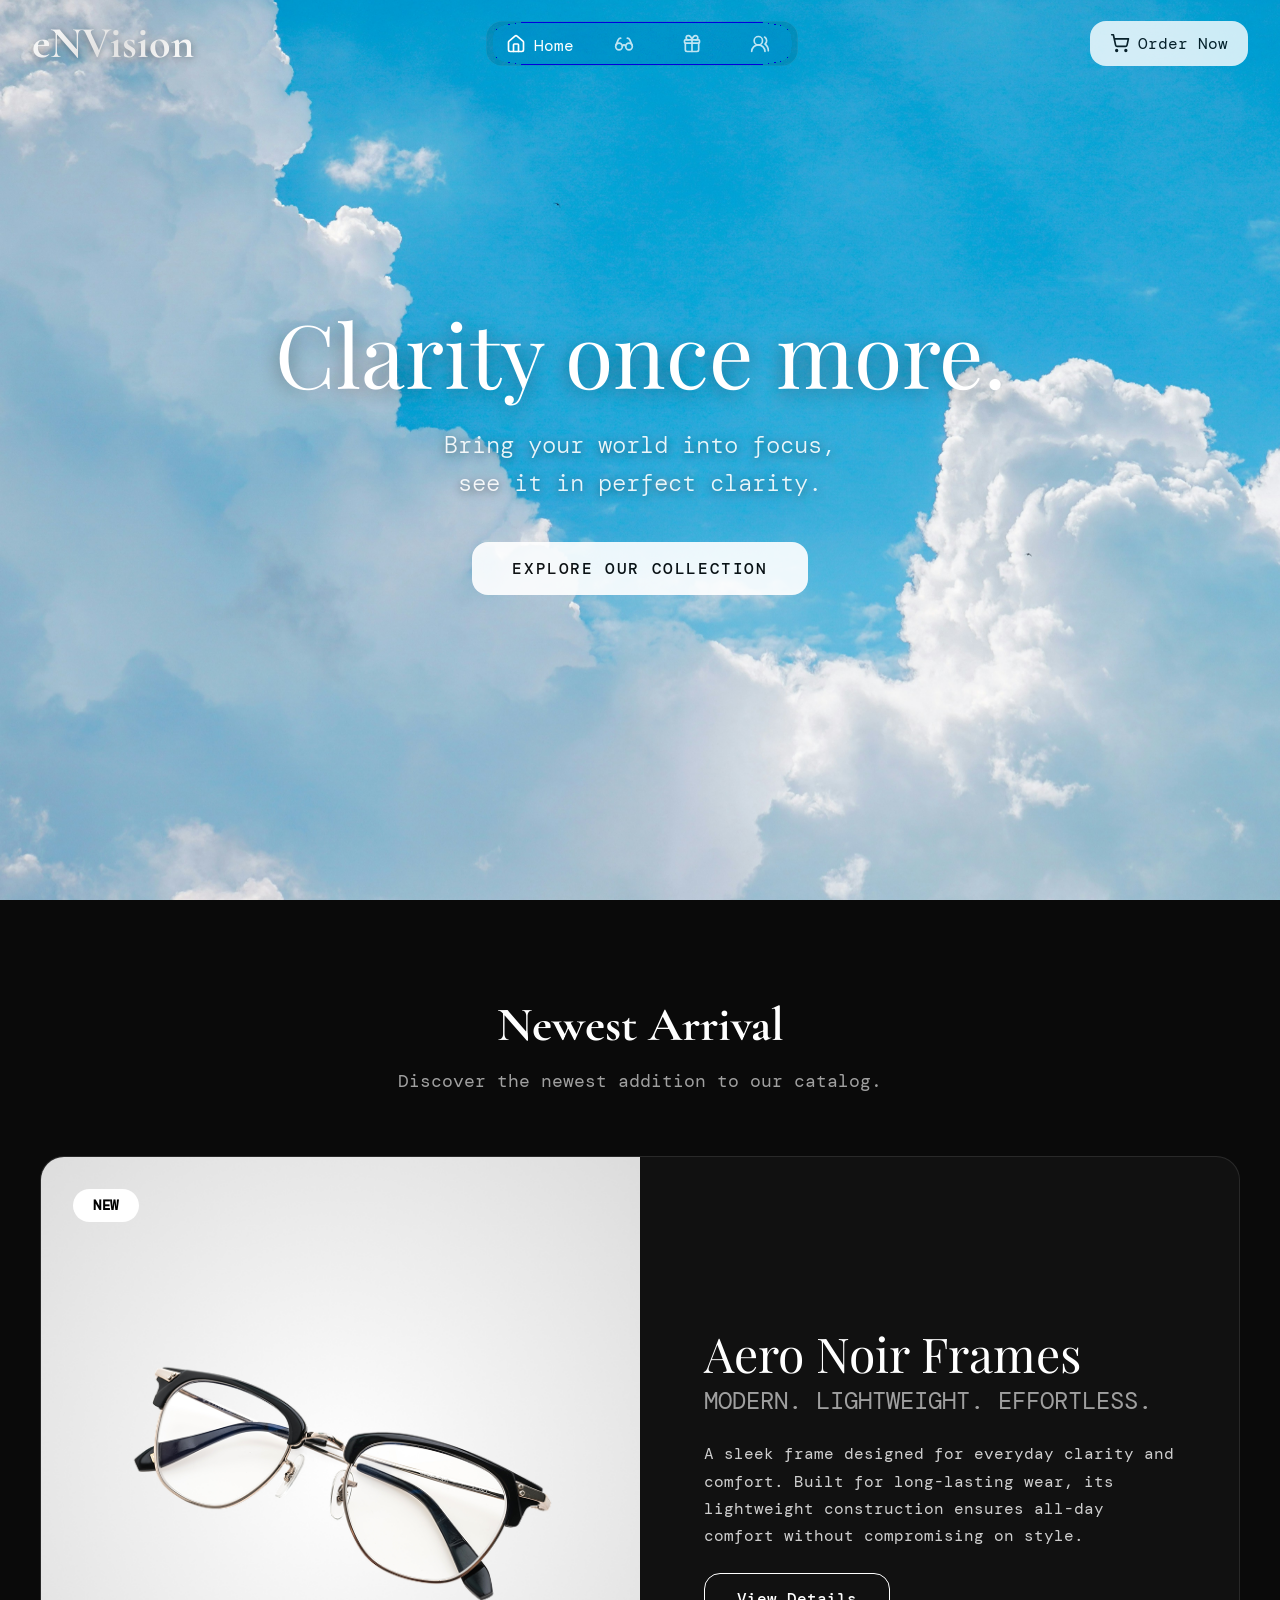
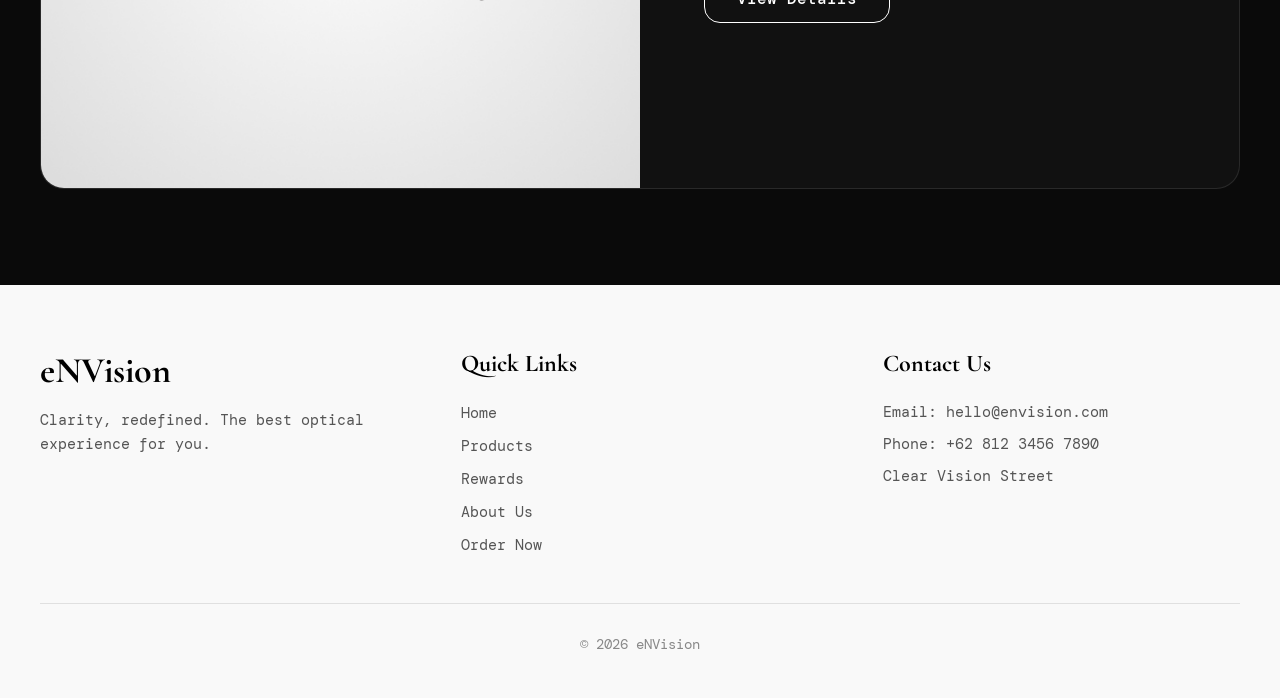
<file: index.html>
<!doctype html>
<html lang="en">
    <head>
        <meta charset="UTF-8" />
        <meta name="viewport" content="width=device-width, initial-scale=1.0" />
        <link rel="preconnect" href="https://fonts.googleapis.com" />
        <link rel="preconnect" href="https://fonts.gstatic.com" crossorigin />
        <link
            href="https://fonts.googleapis.com/css2?family=Cormorant+Garamond:ital,wght@0,300..700;1,300..700&family=DM+Mono:ital,wght@0,300;0,400;0,500;1,300;1,400;1,500&family=Playfair+Display:ital,wght@0,500;1,500&display=swap"
            rel="stylesheet"
        />
        <link rel="stylesheet" href="css/style.css" />
        <script src="js/liquidGlass.js" defer></script>
        <title>eNVision</title>
    </head>
    <body>
        <header class="site-header">
            <div class="brand-logo-container">
                <span class="brand-logo">eNVision</span>
            </div>
            <nav class="nav-container desktop liquid-glass blur">
                <div class="nav-content">
                    <ul class="nav-links">
                        <li>
                            <a
                                class="nav-item"
                                href="index.html"
                                aria-current="page"
                            >
                                <img
                                    src="assets/icons/house.svg"
                                    alt="home logo"
                                    width="20"
                                    height="20"
                                />
                                <span class="nav-label">Home</span>
                            </a>
                        </li>
                        <li>
                            <a class="nav-item" href="pages/products.html">
                                <img
                                    src="assets/icons/glasses.svg"
                                    alt="product logo"
                                    width="20"
                                    height="20"
                                />
                                <span class="nav-label">Products</span>
                            </a>
                        </li>
                        <li>
                            <a class="nav-item" href="pages/rewards.html">
                                <img
                                    src="assets/icons/gift.svg"
                                    alt="reward logo"
                                    width="20"
                                    height="20"
                                />
                                <span class="nav-label">Rewards</span>
                            </a>
                        </li>
                        <li>
                            <a class="nav-item" href="pages/about-us.html">
                                <img
                                    src="assets/icons/users-round.svg"
                                    alt="about logo"
                                    width="20"
                                    height="20"
                                />
                                <span class="nav-label">About Us</span>
                            </a>
                        </li>
                    </ul>
                </div>
            </nav>
            <nav class="nav-container mobile liquid-glass blur">
                <div class="nav-content">
                    <ul class="nav-links">
                        <li>
                            <a
                                class="nav-item"
                                href="index.html"
                                aria-current="page"
                            >
                                <img
                                    src="assets/icons/house.svg"
                                    alt="home logo"
                                    width="20"
                                    height="20"
                                />
                                <span class="nav-label">Home</span>
                            </a>
                        </li>
                        <li>
                            <a class="nav-item" href="pages/products.html">
                                <img
                                    src="assets/icons/glasses.svg"
                                    alt="product logo"
                                    width="20"
                                    height="20"
                                />
                                <span class="nav-label">Products</span>
                            </a>
                        </li>
                        <li>
                            <a class="nav-item" href="pages/rewards.html">
                                <img
                                    src="assets/icons/gift.svg"
                                    alt="reward logo"
                                    width="20"
                                    height="20"
                                />
                                <span class="nav-label">Rewards</span>
                            </a>
                        </li>
                        <li>
                            <a class="nav-item" href="pages/about-us.html">
                                <img
                                    src="assets/icons/users-round.svg"
                                    alt="about logo"
                                    width="20"
                                    height="20"
                                />
                                <span class="nav-label">About Us</span>
                            </a>
                        </li>
                    </ul>
                </div>
            </nav>
            <div class="cta-container blur">
                <a class="cta" href="pages/order.html">
                    <img
                        src="assets/icons/shopping-cart.svg"
                        alt="home logo"
                        width="20"
                        height="20"
                    />
                    <span class="cta-label">Order Now</span>
                </a>
            </div>
        </header>

        <main class="site-content">
            <section class="hero-section">
                <div class="bg-image"></div>
                <div class="hero-content">
                    <h1 class="hero-title">Clarity once more.</h1>
                    <p class="hero-subtitle">
                        Bring your world into focus,<br />
                        see it in perfect clarity.
                    </p>
                    <a href="pages/products.html" class="hero-btn">
                        Explore Our Collection
                    </a>
                </div>
            </section>

            <section class="latest-product-section">
                <div class="section-container">
                    <div class="section-header">
                        <h2>Newest Arrival</h2>
                        <p>Discover the newest addition to our catalog.</p>
                    </div>

                    <div class="featured-product">
                        <div class="badge">New</div>
                        <img
                            src="/assets/images/glasses-1.png"
                            alt="Aero Noir Frames"
                            class="featured-product-img"
                        />
                        <div class="featured-product-info">
                            <h2 class="featured-product-title">
                                Aero Noir Frames
                            </h2>
                            <h3 class="featured-product-subtitle">
                                Modern. Lightweight. Effortless.
                            </h3>
                            <p class="featured-product-description">
                                A sleek frame designed for everyday clarity and
                                comfort. Built for long-lasting wear, its
                                lightweight construction ensures all-day comfort
                                without compromising on style.
                            </p>
                            <a href="pages/products.html" class="shop-btn">
                                View Details
                            </a>
                        </div>
                    </div>
                </div>
            </section>
        </main>

        <footer class="site-footer">
            <div class="footer-content">
                <div class="footer-brand">
                    <span class="footer-logo">eNVision</span>
                    <p>
                        Clarity, redefined. The best optical experience for you.
                    </p>
                </div>
                <div class="footer-links">
                    <h4>Quick Links</h4>
                    <ul>
                        <li><a href="index.html">Home</a></li>
                        <li><a href="pages/products.html">Products</a></li>
                        <li><a href="pages/rewards.html">Rewards</a></li>
                        <li><a href="pages/about-us.html">About Us</a></li>
                        <li><a href="pages/order.html">Order Now</a></li>
                    </ul>
                </div>
                <div class="footer-contact">
                    <h4>Contact Us</h4>
                    <p>Email: hello@envision.com</p>
                    <p>Phone: +62 812 3456 7890</p>
                    <p>Clear Vision Street</p>
                </div>
            </div>
            <div class="footer-bottom">
                <p>&copy; 2026 eNVision</p>
            </div>
        </footer>
    </body>
</html>
</file>
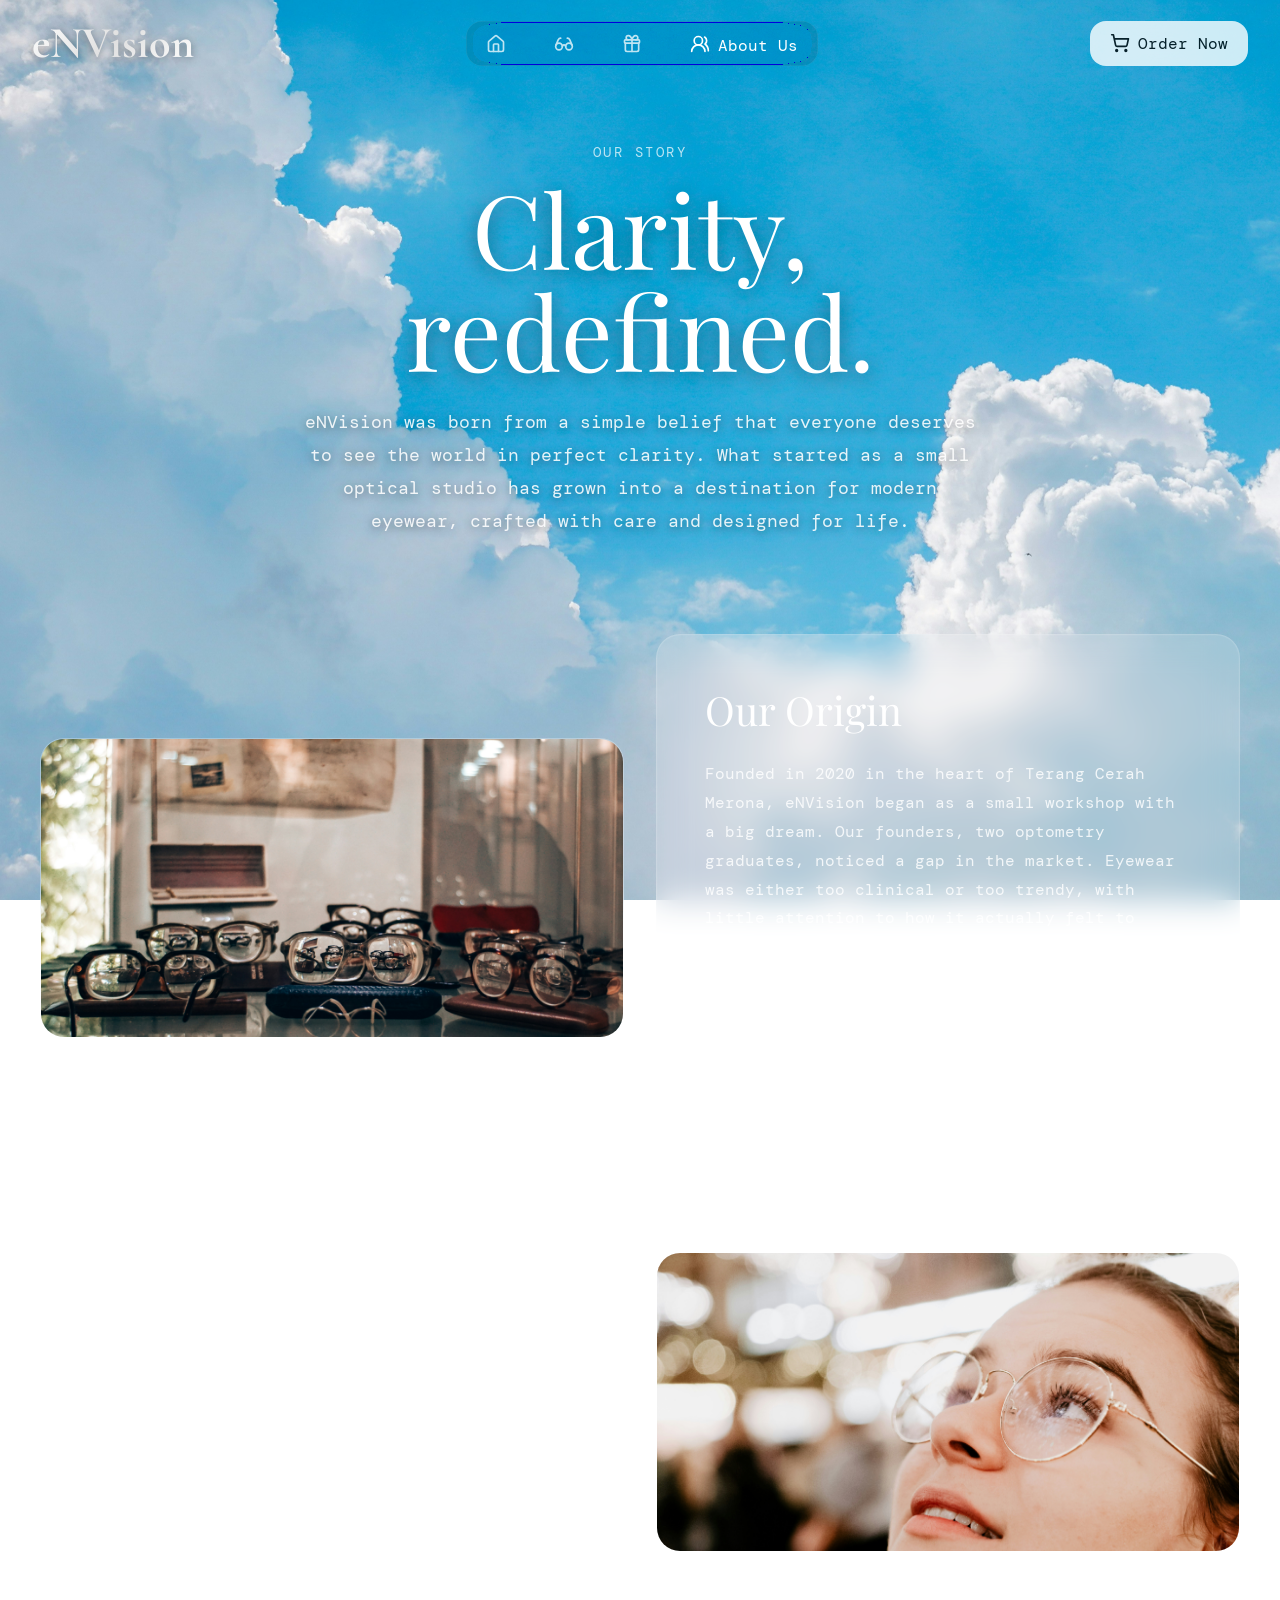
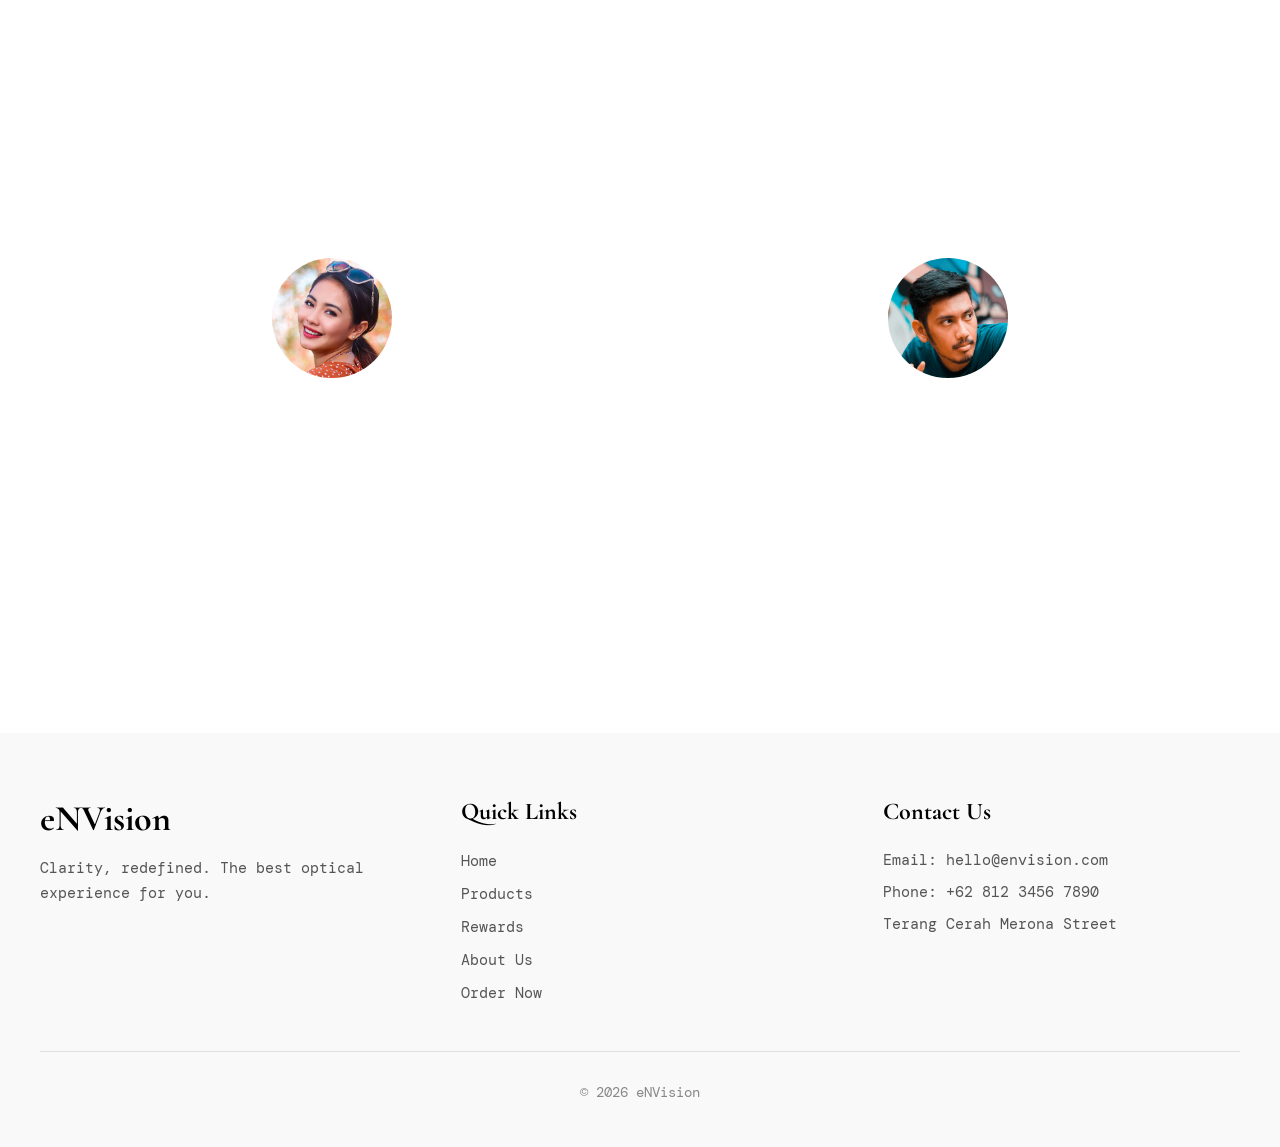
<file: pages/about-us.html>
<!doctype html>
<html lang="en">
    <head>
        <meta charset="UTF-8" />
        <meta name="viewport" content="width=device-width, initial-scale=1.0" />
        <link rel="preconnect" href="https://fonts.googleapis.com" />
        <link rel="preconnect" href="https://fonts.gstatic.com" crossorigin />
        <link
            href="https://fonts.googleapis.com/css2?family=Cormorant+Garamond:ital,wght@0,300..700;1,300..700&family=DM+Mono:ital,wght@0,300;0,400;0,500;1,300;1,400;1,500&family=Playfair+Display:ital,wght@0,500;1,500&display=swap"
            rel="stylesheet"
        />
        <link rel="stylesheet" href="../css/style.css" />
        <script src="../js/liquidGlass.js" defer></script>
        <title>eNVision - About Us</title>
    </head>
    <body>
        <header class="site-header">
            <div class="brand-logo-container">
                <span class="brand-logo">eNVision</span>
            </div>
            <nav class="nav-container desktop liquid-glass blur">
                <div class="nav-content">
                    <ul class="nav-links">
                        <li>
                            <a class="nav-item" href="../index.html">
                                <img
                                    src="../assets/icons/house.svg"
                                    alt="home logo"
                                    width="20"
                                    height="20"
                                />
                                <span class="nav-label">Home</span>
                            </a>
                        </li>
                        <li>
                            <a class="nav-item" href="products.html">
                                <img
                                    src="../assets/icons/glasses.svg"
                                    alt="product logo"
                                    width="20"
                                    height="20"
                                />
                                <span class="nav-label">Products</span>
                            </a>
                        </li>
                        <li>
                            <a class="nav-item" href="rewards.html">
                                <img
                                    src="../assets/icons/gift.svg"
                                    alt="reward logo"
                                    width="20"
                                    height="20"
                                />
                                <span class="nav-label">Rewards</span>
                            </a>
                        </li>
                        <li>
                            <a
                                class="nav-item"
                                href="about-us.html"
                                aria-current="page"
                            >
                                <img
                                    src="../assets/icons/users-round.svg"
                                    alt="about logo"
                                    width="20"
                                    height="20"
                                />
                                <span class="nav-label">About Us</span>
                            </a>
                        </li>
                    </ul>
                </div>
            </nav>
            <nav class="nav-container mobile liquid-glass blur">
                <div class="nav-content">
                    <ul class="nav-links">
                        <li>
                            <a class="nav-item" href="../index.html">
                                <img
                                    src="../assets/icons/house.svg"
                                    alt="home logo"
                                    width="20"
                                    height="20"
                                />
                                <span class="nav-label">Home</span>
                            </a>
                        </li>
                        <li>
                            <a class="nav-item" href="products.html">
                                <img
                                    src="../assets/icons/glasses.svg"
                                    alt="product logo"
                                    width="20"
                                    height="20"
                                />
                                <span class="nav-label">Products</span>
                            </a>
                        </li>
                        <li>
                            <a class="nav-item" href="rewards.html">
                                <img
                                    src="../assets/icons/gift.svg"
                                    alt="reward logo"
                                    width="20"
                                    height="20"
                                />
                                <span class="nav-label">Rewards</span>
                            </a>
                        </li>
                        <li>
                            <a
                                class="nav-item"
                                href="about-us.html"
                                aria-current="page"
                            >
                                <img
                                    src="../assets/icons/users-round.svg"
                                    alt="about logo"
                                    width="20"
                                    height="20"
                                />
                                <span class="nav-label">About Us</span>
                            </a>
                        </li>
                    </ul>
                </div>
            </nav>
            <div class="cta-container blur">
                <a class="cta" href="order.html">
                    <img
                        src="../assets/icons/shopping-cart.svg"
                        alt="home logo"
                        width="20"
                        height="20"
                    />
                    <span class="cta-label">Order Now</span>
                </a>
            </div>
        </header>

        <main class="site-content about-main">
            <div class="bg-image"></div>

            <section class="about-hero">
                <div class="about-eyebrow">Our Story</div>
                <h1>Clarity, redefined.</h1>
                <p>
                    eNVision was born from a simple belief that everyone
                    deserves to see the world in perfect clarity. What started
                    as a small optical studio has grown into a destination for
                    modern eyewear, crafted with care and designed for life.
                </p>
            </section>

            <section class="about-section">
                <div class="about-container">
                    <div class="about-grid">
                        <div class="about-image-card blur">
                            <img
                                src="../assets/images/origin.jpg"
                                alt="eNVision studio"
                            />
                        </div>
                        <div class="about-text-card blur">
                            <h2>Our Origin</h2>
                            <p>
                                Founded in 2020 in the heart of Terang Cerah
                                Merona, eNVision began as a small workshop with
                                a big dream. Our founders, two optometry
                                graduates, noticed a gap in the market. Eyewear
                                was either too clinical or too trendy, with
                                little attention to how it actually felt to
                                wear.
                            </p>
                            <p>
                                They set out to create frames that balanced
                                precision optics with everyday comfort. Every
                                frame is tested for fit, weight, and durability
                                before it reaches your hands.
                            </p>
                        </div>
                    </div>
                </div>
            </section>

            <section class="about-section">
                <div class="about-container">
                    <div class="about-grid about-grid-reverse">
                        <div class="about-image-card blur">
                            <img
                                src="../assets/images/philosophy.jpg"
                                alt="Craftsmanship"
                            />
                        </div>
                        <div class="about-text-card blur">
                            <h2>Our Philosophy</h2>
                            <p>
                                We believe eyewear is more than a prescription,
                                it is an extension of how you express yourself
                                and how you experience the world.
                            </p>
                            <p>
                                Every frame we design follows three principles:
                                <strong>comfort</strong> that lasts all day,
                                <strong>clarity</strong> that meets medical
                                standards, and <strong>style</strong> that feels
                                naturally yours.
                            </p>
                        </div>
                    </div>
                </div>
            </section>

            <section class="about-section about-founders">
                <div class="about-container">
                    <div class="about-header">
                        <h2>Meet the Founders</h2>
                        <p>The people behind eNVision.</p>
                    </div>

                    <div class="founders-grid">
                        <article class="founder-card blur">
                            <div class="founder-avatar">
                                <img
                                    src="../assets/images/woman.jpg"
                                    alt="Raden Ayu"
                                />
                            </div>
                            <h3>Raden Ayu</h3>
                            <span class="founder-role"
                                >Co-Founder & Optometrist</span
                            >
                            <p>
                                With over a decade of clinical experience, Raden
                                ensures every frame meets precise optical
                                standards. She leads product development and
                                quality assurance.
                            </p>
                        </article>

                        <article class="founder-card blur">
                            <div class="founder-avatar">
                                <img
                                    src="../assets/images/man.jpg"
                                    alt="Dimas Pradipta"
                                />
                            </div>
                            <h3>Dimas Pradipta</h3>
                            <span class="founder-role"
                                >Co-Founder & Designer</span
                            >
                            <p>
                                A designer by trade and a craftsman at heart,
                                Dimas shapes every collection with a focus on
                                timeless form, lightweight materials, and
                                everyday wearability.
                            </p>
                        </article>
                    </div>
                </div>
            </section>
        </main>

        <footer class="site-footer">
            <div class="footer-content">
                <div class="footer-brand">
                    <span class="footer-logo">eNVision</span>
                    <p>
                        Clarity, redefined. The best optical experience for you.
                    </p>
                </div>
                <div class="footer-links">
                    <h4>Quick Links</h4>
                    <ul>
                        <li><a href="../index.html">Home</a></li>
                        <li><a href="products.html">Products</a></li>
                        <li><a href="rewards.html">Rewards</a></li>
                        <li><a href="about-us.html">About Us</a></li>
                        <li><a href="order.html">Order Now</a></li>
                    </ul>
                </div>
                <div class="footer-contact">
                    <h4>Contact Us</h4>
                    <p>Email: hello@envision.com</p>
                    <p>Phone: +62 812 3456 7890</p>
                    <p>Terang Cerah Merona Street</p>
                </div>
            </div>
            <div class="footer-bottom">
                <p>&copy; 2026 eNVision</p>
            </div>
        </footer>
    </body>
</html>
</file>
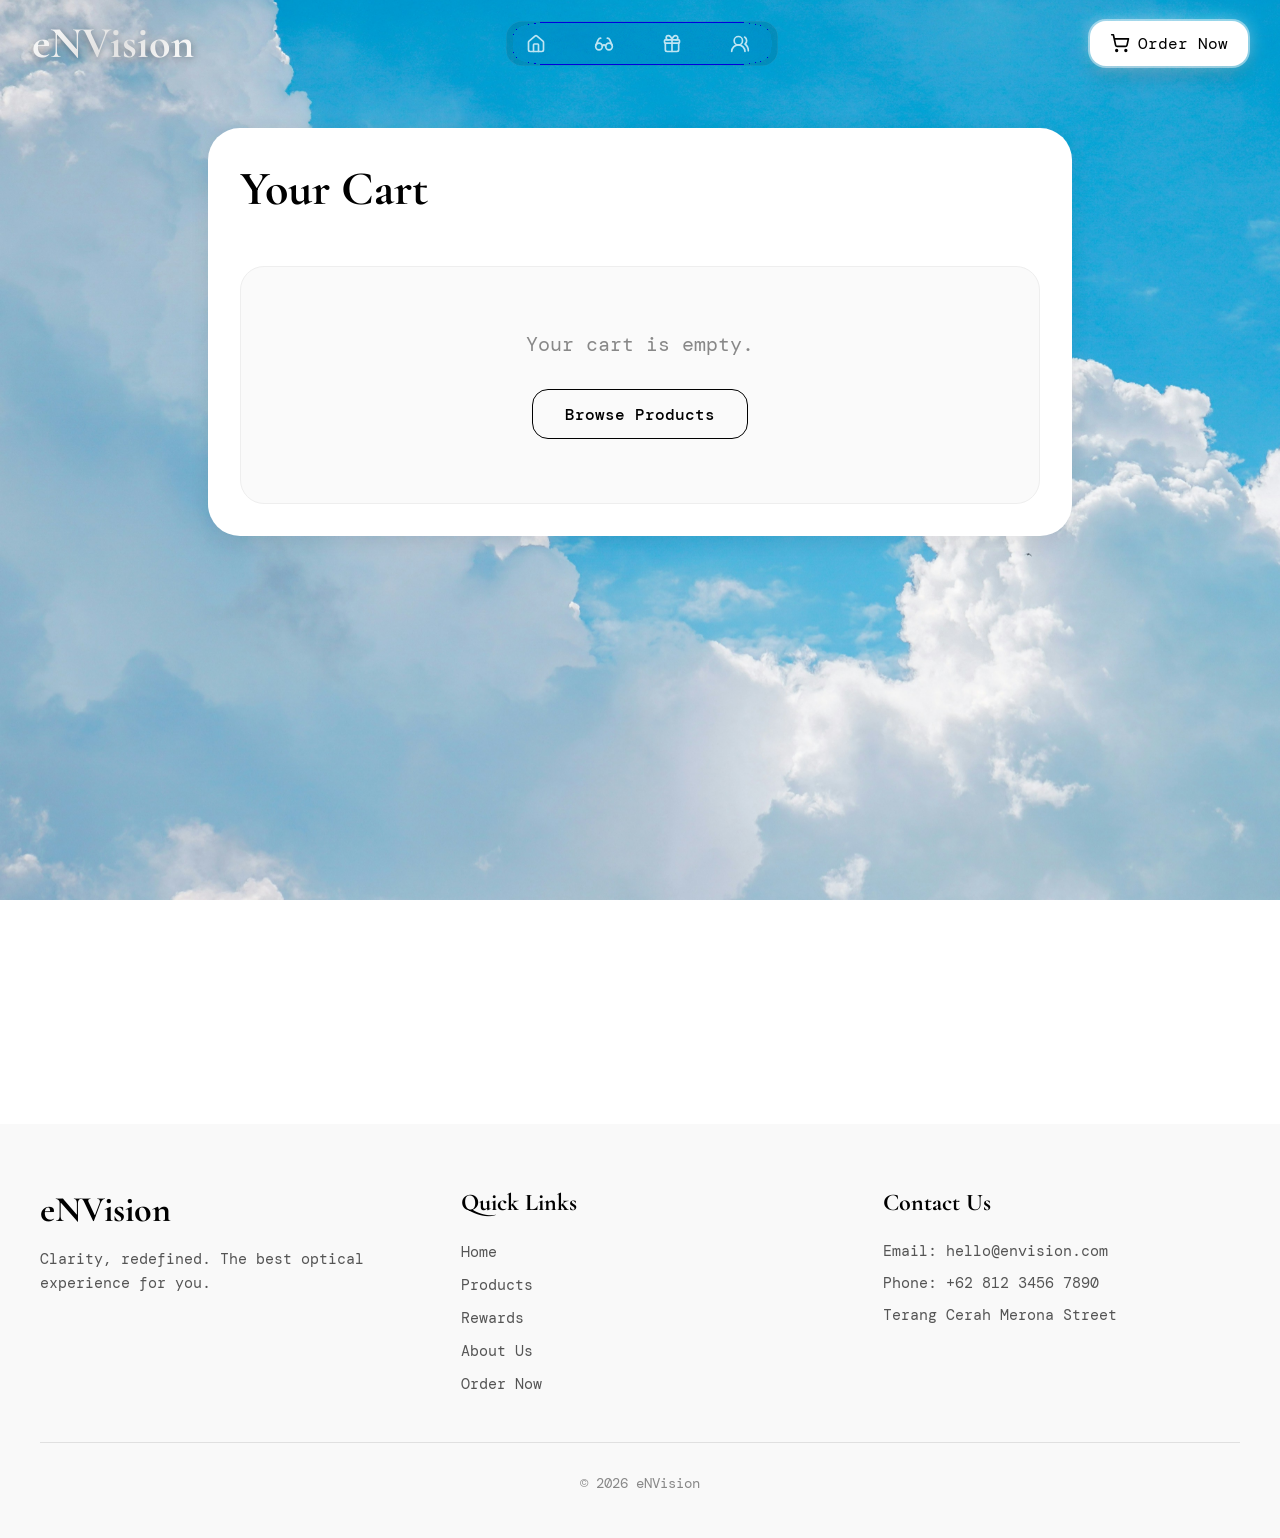
<file: pages/order.html>
<!doctype html>
<html lang="en">
    <head>
        <meta charset="UTF-8" />
        <meta name="viewport" content="width=device-width, initial-scale=1.0" />
        <link rel="preconnect" href="https://fonts.googleapis.com" />
        <link rel="preconnect" href="https://fonts.gstatic.com" crossorigin />
        <link
            href="https://fonts.googleapis.com/css2?family=Cormorant+Garamond:ital,wght@0,300..700;1,300..700&family=DM+Mono:ital,wght@0,300;0,400;0,500;1,300;1,400;1,500&family=Playfair+Display:ital,wght@0,500;1,500&display=swap"
            rel="stylesheet"
        />
        <link rel="stylesheet" href="../css/style.css" />
        <script src="../js/productCart.js" defer></script>
        <script src="../js/inputValidation.js" defer></script>
        <script src="../js/order.js" defer></script>
        <script src="../js/liquidGlass.js" defer></script>
        <title>eNVision - Order</title>
    </head>
    <body>
        <header class="site-header">
            <div class="brand-logo-container">
                <span class="brand-logo">eNVision</span>
            </div>
            <nav class="nav-container desktop liquid-glass blur">
                <div class="nav-content">
                    <ul class="nav-links">
                        <li>
                            <a
                                class="nav-item"
                                href="../index.html"
                            >
                                <img
                                    src="../assets/icons/house.svg"
                                    alt="home logo"
                                    width="20"
                                    height="20"
                                />
                                <span class="nav-label">Home</span>
                            </a>
                        </li>
                        <li>
                            <a class="nav-item" href="products.html">
                                <img
                                    src="../assets/icons/glasses.svg"
                                    alt="product logo"
                                    width="20"
                                    height="20"
                                />
                                <span class="nav-label">Products</span>
                            </a>
                        </li>
                        <li>
                            <a class="nav-item" href="rewards.html">
                                <img
                                    src="../assets/icons/gift.svg"
                                    alt="reward logo"
                                    width="20"
                                    height="20"
                                />
                                <span class="nav-label">Rewards</span>
                            </a>
                        </li>
                        <li>
                            <a class="nav-item" href="about-us.html">
                                <img
                                    src="../assets/icons/users-round.svg"
                                    alt="about logo"
                                    width="20"
                                    height="20"
                                />
                                <span class="nav-label">About Us</span>
                            </a>
                        </li>
                    </ul>
                </div>
            </nav>
            <nav class="nav-container mobile liquid-glass blur">
                <div class="nav-content">
                    <ul class="nav-links">
                        <li>
                            <a
                                class="nav-item"
                                href="../index.html"
                            >
                                <img
                                    src="../assets/icons/house.svg"
                                    alt="home logo"
                                    width="20"
                                    height="20"
                                />
                                <span class="nav-label">Home</span>
                            </a>
                        </li>
                        <li>
                            <a class="nav-item" href="products.html">
                                <img
                                    src="../assets/icons/glasses.svg"
                                    alt="product logo"
                                    width="20"
                                    height="20"
                                />
                                <span class="nav-label">Products</span>
                            </a>
                        </li>
                        <li>
                            <a class="nav-item" href="rewards.html">
                                <img
                                    src="../assets/icons/gift.svg"
                                    alt="reward logo"
                                    width="20"
                                    height="20"
                                />
                                <span class="nav-label">Rewards</span>
                            </a>
                        </li>
                        <li>
                            <a class="nav-item" href="about-us.html">
                                <img
                                    src="../assets/icons/users-round.svg"
                                    alt="about logo"
                                    width="20"
                                    height="20"
                                />
                                <span class="nav-label">About Us</span>
                            </a>
                        </li>
                    </ul>
                </div>
            </nav>
            <div class="cta-container blur">
                <a class="cta" href="order.html" aria-current="page">
                    <img
                        src="../assets/icons/shopping-cart.svg"
                        alt="home logo"
                        width="20"
                        height="20"
                    />
                    <span class="cta-label">Order Now</span>
                </a>
            </div>
        </header>

        <main class="site-content">
            <div class="bg-image"></div>
            <section class="order-form">
                <div class="order-container">
                    <div class="order-header">
                        <h2>Your Cart</h2>
                    </div>
                    <div class="cart-items" id="cartItems"></div>
                    <div class="cart-form" id="cartForm">
                        <h3>Delivery Details</h3>
                        <div class="form-field">
                            <label for="fullName">Full Name</label>
                            <input
                                type="text"
                                id="fullName"
                                placeholder="Budi Prabudi"
                            />
                            <span class="form-error" id="fullNameError"></span>
                        </div>
                        <div class="form-field">
                            <label for="email">Email</label>
                            <input
                                type="email"
                                id="email"
                                placeholder="budi@email.com"
                            />
                            <span class="form-error" id="emailError"></span>
                        </div>
                        <div class="form-field">
                            <label for="phone">Phone</label>
                            <input
                                type="tel"
                                id="phone"
                                placeholder="081234567890"
                            />
                            <span class="form-error" id="phoneError"></span>
                        </div>
                        <div class="form-field">
                            <label for="address">Shipping Address</label>
                            <textarea
                                id="address"
                                placeholder="Street, City, Postal code..."
                                rows="3"
                            ></textarea>
                            <span class="form-error" id="addressError"></span>
                        </div>
                        <fieldset class="form-field">
                            <legend>Payment Method</legend>
                            <label class="radio-label"
                                ><input
                                    type="radio"
                                    name="payment"
                                    value="transfer"
                                />
                                Bank Transfer</label
                            >
                            <label class="radio-label"
                                ><input
                                    type="radio"
                                    name="payment"
                                    value="cash"
                                />
                                Cash on Delivery</label
                            >
                            <span class="form-error" id="paymentError"></span>
                        </fieldset>
                    </div>
                    <div class="cart-summary" id="cartSummary">
                        <div class="cart-total">
                            <span>Total</span>
                            <span id="cartTotal">Rp0</span>
                        </div>
                        <div class="cart-actions">
                            <button class="shop-btn" id="clearCartBtn">
                                Clear Cart
                            </button>
                            <button class="shop-btn" id="checkoutBtn">
                                Checkout
                            </button>
                        </div>
                    </div>
                    <div class="cart-empty" id="cartEmpty">
                        <p>Your cart is empty.</p>
                        <a href="products.html" class="shop-btn"
                            >Browse Products</a
                        >
                    </div>
                </div>
            </section>
        </main>

        <div class="checkout-modal" id="checkoutModal">
            <div class="checkout-modal-content">
                <div class="checkout-modal-icon">&#10003;</div>
                <h2>Thank You for Your Purchase!</h2>
                <p>Your order has been placed successfully.</p>
                <div class="checkout-modal-points">
                    <span class="points-label">Points Earned</span>
                    <span class="points-value" id="pointsEarned">0</span>
                </div>
                <button class="shop-btn" id="closeCheckoutModal">
                    Continue Shopping
                </button>
            </div>
        </div>

        <footer class="site-footer">
            <div class="footer-content">
                <div class="footer-brand">
                    <span class="footer-logo">eNVision</span>
                    <p>
                        Clarity, redefined. The best optical experience for you.
                    </p>
                </div>
                <div class="footer-links">
                    <h4>Quick Links</h4>
                    <ul>
                        <li><a href="../index.html">Home</a></li>
                        <li><a href="products.html">Products</a></li>
                        <li><a href="rewards.html">Rewards</a></li>
                        <li><a href="about-us.html">About Us</a></li>
                        <li><a href="order.html">Order Now</a></li>
                    </ul>
                </div>
                <div class="footer-contact">
                    <h4>Contact Us</h4>
                    <p>Email: hello@envision.com</p>
                    <p>Phone: +62 812 3456 7890</p>
                    <p>Terang Cerah Merona Street</p>
                </div>
            </div>
            <div class="footer-bottom">
                <p>&copy; 2026 eNVision</p>
            </div>
        </footer>
    </body>
</html>
</file>
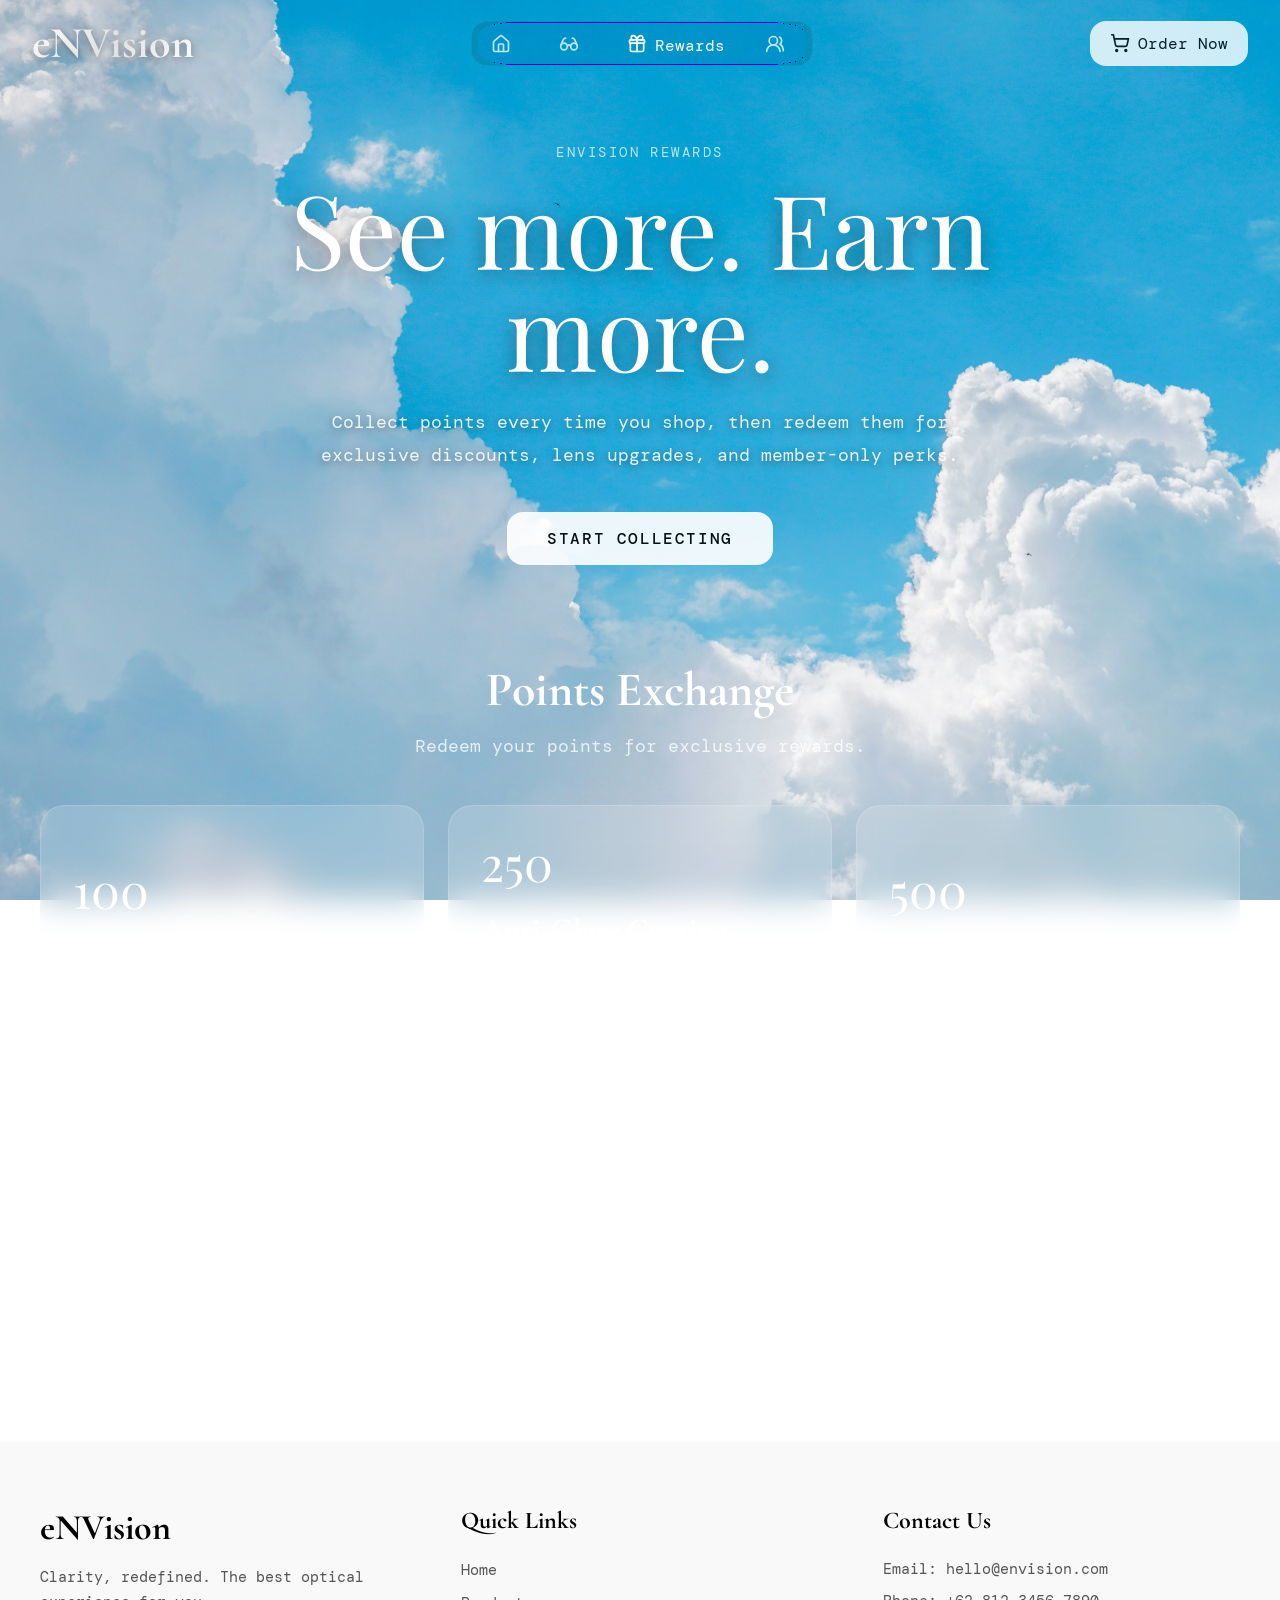
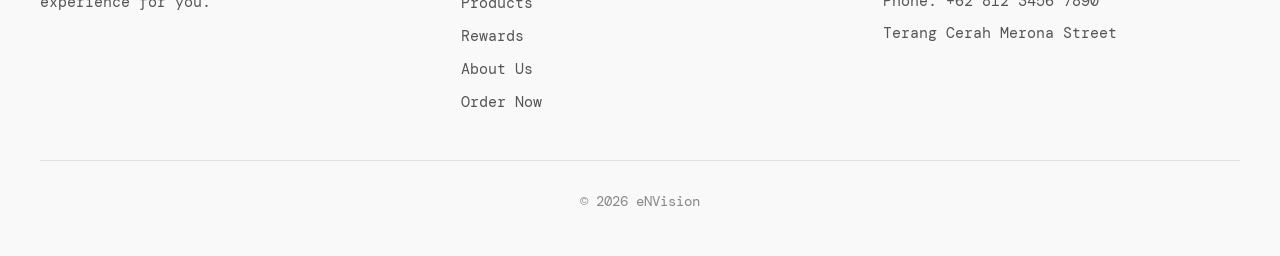
<file: pages/rewards.html>
<!doctype html>
<html lang="en">
    <head>
        <meta charset="UTF-8" />
        <meta name="viewport" content="width=device-width, initial-scale=1.0" />
        <link rel="preconnect" href="https://fonts.googleapis.com" />
        <link rel="preconnect" href="https://fonts.gstatic.com" crossorigin />
        <link
            href="https://fonts.googleapis.com/css2?family=Cormorant+Garamond:ital,wght@0,300..700;1,300..700&family=DM+Mono:ital,wght@0,300;0,400;0,500;1,300;1,400;1,500&family=Playfair+Display:ital,wght@0,500;1,500&display=swap"
            rel="stylesheet"
        />
        <link rel="stylesheet" href="../css/style.css" />
        <script src="../js/liquidGlass.js" defer></script>
        <title>eNVision - Rewards</title>
    </head>
    <body>
        <header class="site-header">
            <div class="brand-logo-container">
                <span class="brand-logo">eNVision</span>
            </div>
            <nav class="nav-container desktop liquid-glass blur">
                <div class="nav-content">
                    <ul class="nav-links">
                        <li>
                            <a
                                class="nav-item"
                                href="../index.html"
                            >
                                <img
                                    src="../assets/icons/house.svg"
                                    alt="home logo"
                                    width="20"
                                    height="20"
                                />
                                <span class="nav-label">Home</span>
                            </a>
                        </li>
                        <li>
                            <a class="nav-item" href="products.html">
                                <img
                                    src="../assets/icons/glasses.svg"
                                    alt="product logo"
                                    width="20"
                                    height="20"
                                />
                                <span class="nav-label">Products</span>
                            </a>
                        </li>
                        <li>
                            <a class="nav-item" href="rewards.html" aria-current="page">
                                <img
                                    src="../assets/icons/gift.svg"
                                    alt="reward logo"
                                    width="20"
                                    height="20"
                                />
                                <span class="nav-label">Rewards</span>
                            </a>
                        </li>
                        <li>
                            <a class="nav-item" href="about-us.html">
                                <img
                                    src="../assets/icons/users-round.svg"
                                    alt="about logo"
                                    width="20"
                                    height="20"
                                />
                                <span class="nav-label">About Us</span>
                            </a>
                        </li>
                    </ul>
                </div>
            </nav>
            <nav class="nav-container mobile liquid-glass blur">
                <div class="nav-content">
                    <ul class="nav-links">
                        <li>
                            <a
                                class="nav-item"
                                href="../index.html"
                            >
                                <img
                                    src="../assets/icons/house.svg"
                                    alt="home logo"
                                    width="20"
                                    height="20"
                                />
                                <span class="nav-label">Home</span>
                            </a>
                        </li>
                        <li>
                            <a class="nav-item" href="products.html">
                                <img
                                    src="../assets/icons/glasses.svg"
                                    alt="product logo"
                                    width="20"
                                    height="20"
                                />
                                <span class="nav-label">Products</span>
                            </a>
                        </li>
                        <li>
                            <a class="nav-item" href="rewards.html" aria-current="page">
                                <img
                                    src="../assets/icons/gift.svg"
                                    alt="reward logo"
                                    width="20"
                                    height="20"
                                />
                                <span class="nav-label">Rewards</span>
                            </a>
                        </li>
                        <li>
                            <a class="nav-item" href="about-us.html">
                                <img
                                    src="../assets/icons/users-round.svg"
                                    alt="about logo"
                                    width="20"
                                    height="20"
                                />
                                <span class="nav-label">About Us</span>
                            </a>
                        </li>
                    </ul>
                </div>
            </nav>
            <div class="cta-container blur">
                <a class="cta" href="order.html">
                    <img
                        src="../assets/icons/shopping-cart.svg"
                        alt="home logo"
                        width="20"
                        height="20"
                    />
                    <span class="cta-label">Order Now</span>
                </a>
            </div>
        </header>

        <main class="site-content rewards-main">
            <div class="bg-image"></div>

            <section class="rewards-hero">
                <div class="rewards-eyebrow">eNVision Rewards</div>
                <h1>See more. Earn more.</h1>
                <p>
                    Collect points every time you shop, then redeem them for
                    exclusive discounts, lens upgrades, and member-only perks.
                </p>
                <a href="order.html" class="hero-btn">Start Collecting</a>
            </section>

            <section class="rewards-section">
                <div class="rewards-container">
                    <div class="rewards-header">
                        <h2>Points Exchange</h2>
                        <p>Redeem your points for exclusive rewards.</p>
                    </div>

                    <div class="rewards-grid">
                        <article class="reward-card blur">
                            <span class="reward-value">100</span>
                            <h3>Rp50.000 Voucher</h3>
                            <p>
                                Redeem 100 points for a Rp50.000 discount on
                                your next eyewear purchase.
                            </p>
                        </article>

                        <article class="reward-card blur">
                            <span class="reward-value">250</span>
                            <h3>Anti-Glare Coating</h3>
                            <p>
                                Get a free anti-glare lens coating upgrade for
                                clearer vision in all lighting conditions.
                            </p>
                        </article>

                        <article class="reward-card blur">
                            <span class="reward-value">500</span>
                            <h3>Frame Upgrade</h3>
                            <p>
                                Exchange 500 points for an exclusive frame
                                upgrade from our premium collection.
                            </p>
                        </article>
                    </div>
                </div>
            </section>

            <section class="rewards-tier-section">
                <div class="rewards-container">
                    <div class="tier-card blur">
                        <p class="tier-label">How it works</p>
                        <h2>1 point for every Rp10.000 spent.</h2>
                        <p>
                            Redeem your points on your next visit or keep
                            collecting to unlock higher-value rewards.
                        </p>
                    </div>
                </div>
            </section>
        </main>

        <footer class="site-footer">
            <div class="footer-content">
                <div class="footer-brand">
                    <span class="footer-logo">eNVision</span>
                    <p>
                        Clarity, redefined. The best optical experience for you.
                    </p>
                </div>
                <div class="footer-links">
                    <h4>Quick Links</h4>
                    <ul>
                        <li><a href="../index.html">Home</a></li>
                        <li><a href="products.html">Products</a></li>
                        <li><a href="rewards.html">Rewards</a></li>
                        <li><a href="about-us.html">About Us</a></li>
                        <li><a href="order.html">Order Now</a></li>
                    </ul>
                </div>
                <div class="footer-contact">
                    <h4>Contact Us</h4>
                    <p>Email: hello@envision.com</p>
                    <p>Phone: +62 812 3456 7890</p>
                    <p>Terang Cerah Merona Street</p>
                </div>
            </div>
            <div class="footer-bottom">
                <p>&copy; 2026 eNVision</p>
            </div>
        </footer>
    </body>
</html>
</file>
<file: css/style.css>
html,
body {
    min-height: 100%;
}

body {
    font-family: "DM Mono", monospace;
    font-weight: 400;
    font-style: normal;
    margin: 0;
    overflow-x: hidden;
}

.bg-image {
    position: fixed;
    top: 0;
    left: 0;
    background-image: url("../assets/images/bg-image.jpg");
    background-position: center;
    background-size: cover;
    width: 100%;
    height: 100%;
    overflow: hidden;
    z-index: -999;
}

/* Blur & Liquid glass */
.blur {
    position: relative;

    /* firefox y u no support svg backdrop */
    backdrop-filter: blur(16px);
    -webkit-backdrop-filter: blur(16px);
}

.liquid-glass {
    position: relative;

    overflow: hidden;
    transform: translate3d(0, 0, 0);
    will-change: transform, backdrop-filter;
    backface-visibility: hidden;
}

/* Header */
.brand-logo-container {
    display: flex;
    align-items: center;
}

.brand-logo {
    font-family: "Cormorant Garamond", serif;
    font-size: 2.75rem;
    font-weight: 700;

    background: linear-gradient(135deg, #ffffff 0%, #e0e0e0 50%, #ffffff 100%);
    -webkit-background-clip: text;
    -webkit-text-fill-color: transparent;
    filter: drop-shadow(0px 2px 4px rgba(0, 0, 0, 0.4));
}

.site-header {
    position: fixed;
    top: 1rem;
    left: 0;
    right: 0;
    z-index: 1000;
    display: grid;
    align-items: center;
    justify-content: space-between;
    grid-template-columns: auto auto auto;
    padding: 0 2rem;
}

.nav-links {
    list-style-type: none;
    display: flex;
    align-items: center;
    /*gap: 0.25rem;*/
    margin: 0;
    padding: 0;
}

.nav-item,
.cta {
    display: flex;
    align-items: center;
    gap: 0.5rem;
    text-decoration: none;
    color: inherit;
    padding: 0.75rem 1.25rem;
}

.nav-item {
    opacity: 0.75;
}

.nav-label {
    max-width: 0;
    opacity: 0;
    overflow: hidden;
    transform: translateY(2px);
    transition:
        max-width 0.2s ease,
        opacity 0.2s ease,
        transform 0.2s ease;
    white-space: nowrap;
    color: white;
}

.nav-item:hover .nav-label,
.nav-item:focus-visible .nav-label,
.nav-item[aria-current="page"] .nav-label,
.nav-item.is-active .nav-label {
    max-width: 12rem;
    opacity: 1;
    /*transform: translateY(0);*/
}

.nav-links img {
    filter: invert(1);
}

.nav-item:hover,
.nav-item:focus-visible,
.nav-item[aria-current="page"],
.nav-item.is-active {
    opacity: 1;
}

.cta-label {
    color: black;
}

.cta-container {
    border-radius: 1rem;
}

.cta {
    background-color: white;
    opacity: 0.8;
    border-radius: 1rem;
    transition:
        transform 0.2s ease,
        box-shadow 0.2s ease,
        opacity 0.2s ease;
}

.cta:hover,
.cta:focus-visible,
.cta[aria-current="page"] {
    /*transform: translateY(px);*/
    opacity: 1;
    box-shadow:
        0 0 0 2px rgba(255, 255, 255, 0.45),
        0 0 18px rgba(255, 255, 255, 0.5),
        0 10px 20px rgba(0, 0, 0, 0.18);
}

.nav-container {
    position: relative;
    width: auto;
    height: auto;

    border-color: lab(100% 0 0/0.1);
    outline-color: color-mix(in oklab, lab(48.496% 0 0) 50%, transparent);
    background: rgba(0, 0, 0, 0.1);
    box-shadow: rgba(255, 255, 255, 0.1) 0px 0px 0px 0.5px inset;

    border-radius: 1rem;
}

.mobile {
    position: fixed;
    bottom: 1rem;
    left: 50%;
    transform: translateX(-50%);

    visibility: hidden;
}

.nav-content {
    position: relative;
    z-index: 3;
}

@media (max-width: 768px) {
    .desktop {
        visibility: hidden;
    }

    .cta img {
        display: none;
    }

    .cta {
        padding: 0.75rem;
        border-radius: 0.75rem;
    }

    .cta-label {
        font-size: 0.75rem;
    }

    .mobile {
        visibility: visible;
        border-radius: 1rem;
    }

    .mobile .nav-item {
        padding: 1rem 1.25rem;
    }

    .mobile .nav-links img {
        width: 26px;
        height: 26px;
    }
}

/* Footer */
.site-footer {
    background-color: #f9f9f9;
    color: #1a1a1a;
    padding: 4rem 2rem 2rem;
    font-family: "DM Mono", monospace;
}

.footer-content {
    max-width: 1200px;
    margin: 0 auto;
    display: grid;
    grid-template-columns: 1fr 1fr 1fr;
    gap: 4rem;
    border-bottom: 1px solid rgba(0, 0, 0, 0.1);
    padding-bottom: 3rem;
    margin-bottom: 2rem;
}

.footer-logo {
    font-family: "Cormorant Garamond", serif;
    font-size: 2.25rem;
    font-weight: 700;
    color: #000;
    margin-bottom: 1rem;
    display: inline-block;
}

.footer-brand p {
    color: #555;
    line-height: 1.6;
    margin: 0;
    font-size: 0.95rem;
}

.footer-links h4,
.footer-contact h4 {
    font-family: "Cormorant Garamond", serif;
    font-size: 1.5rem;
    margin: 0 0 1.5rem 0;
    color: #000;
}

.footer-links ul {
    list-style: none;
    padding: 0;
    margin: 0;
    display: flex;
    flex-direction: column;
    gap: 0.75rem;
}

.footer-links a {
    color: #555;
    text-decoration: none;
    transition: color 0.2s ease;
    font-size: 0.95rem;
}

.footer-links a:hover {
    color: #000;
}

.footer-contact p {
    color: #555;
    margin: 0 0 0.75rem 0;
    font-size: 0.95rem;
}

.footer-bottom {
    text-align: center;
    color: #888;
    font-size: 0.85rem;
}

@media (max-width: 768px) {
    .footer-content {
        grid-template-columns: 1fr;
        gap: 2.5rem;
    }
}

/* Home Page */
.hero-section {
    position: relative;
    width: 100%;
    min-height: 100vh;
    display: flex;
    align-items: center;
    justify-content: center;
    text-align: center;
    padding: 0;
}

.hero-content {
    max-width: 800px;
    z-index: 10;
    animation: fadeIn 1s ease-out forwards;
}

@keyframes fadeIn {
    from {
        opacity: 0;
        transform: translateY(20px);
    }
    to {
        opacity: 1;
        transform: translateY(0);
    }
}

.hero-title {
    font-family: "Playfair Display";
    font-size: 5.5rem;
    line-height: 1.1;
    margin: 0 0 1.5rem 0;
    font-weight: 100;
    color: white;
    text-shadow: 0 4px 20px rgba(0, 0, 0, 0.4);
}

.hero-subtitle {
    font-size: 1.5rem;
    line-height: 1.6;
    color: rgba(255, 255, 255, 0.9);
    margin: 0 0 2.5rem 0;
    font-weight: 300;
    text-shadow: 0 2px 10px rgba(0, 0, 0, 0.5);
}

.hero-btn {
    display: inline-block;
    background: white;
    color: black;
    text-decoration: none;
    padding: 1rem 2.5rem;
    border-radius: 1rem;
    font-weight: 500;
    font-size: 1rem;
    opacity: 0.9;
    text-transform: uppercase;
    letter-spacing: 0.1em;
    transition:
        transform 0.3s ease,
        box-shadow 0.3s ease,
        opacity 0.3s ease;
}

.hero-btn:hover {
    opacity: 1;
    box-shadow:
        0 0 0 2px rgba(255, 255, 255, 0.45),
        0 0 18px rgba(255, 255, 255, 0.5),
        0 10px 20px rgba(0, 0, 0, 0.18);
}

.latest-product-section {
    background-color: #0a0a0a;
    color: white;
    padding: 6rem 2rem;
    position: relative;
    z-index: 2;
}

.section-container {
    max-width: 1200px;
    margin: 0 auto;
}

.section-header {
    text-align: center;
    margin-bottom: 4rem;
}

.section-header h2 {
    font-family: "Cormorant Garamond", serif;
    font-size: 3rem;
    margin: 0 0 1rem 0;
}

.section-header p {
    color: #a0a0a0;
    font-size: 1.1rem;
    margin: 0;
}

.featured-product {
    display: grid;
    grid-template-columns: 1fr 1fr;
    gap: 0;
    border-radius: 1.5rem;
    overflow: hidden;
    background: rgba(255, 255, 255, 0.03);
    border: 1px solid rgba(255, 255, 255, 0.1);
    position: relative;
}

.featured-product .badge {
    position: absolute;
    top: 2rem;
    left: 2rem;
    background: rgba(255, 255, 255, 01);
    color: black;
    padding: 0.5rem 1.25rem;
    border-radius: 2rem;
    font-size: 0.85rem;
    font-weight: 600;
    letter-spacing: 0.05em;
    text-transform: uppercase;
    z-index: 5;
}

.featured-product-img {
    width: 100%;
    height: 100%;
    min-height: 400px;
    object-fit: cover;
}

.featured-product-info {
    padding: 4rem;
    display: flex;
    flex-direction: column;
    justify-content: center;
    align-items: flex-start;
}

.featured-product-title {
    font-family: "Playfair Display", serif;
    font-size: 3rem;
    font-weight: 300;
    margin: 0;
    padding: 0;
}

.featured-product-subtitle {
    font-family: "DM Mono", mono;
    color: rgba(255, 255, 255, 0.6);
    font-size: 1.5rem;
    font-weight: 400;
    text-transform: uppercase;
    margin: 0;
    padding: 0;
}

.featured-product-description {
    color: rgba(255, 255, 255, 0.8);
    font-size: 1rem;
    line-height: 1.7;
    margin: 1.5rem 0;
}

.shop-btn {
    font-family: "DM Mono";
    display: inline-block;
    background: transparent;
    color: white;
    text-decoration: none;
    padding: 0.85rem 2rem;
    border-radius: 1rem;
    font-weight: 500;
    border: 1px solid white;
    transition:
        background 0.3s ease,
        color 0.3s ease;
}

.shop-btn:hover {
    background: white;
    color: black;
}

@media (max-width: 768px) {
    .hero-title {
        font-size: 4rem;
    }

    .featured-product {
        grid-template-columns: 1fr;
    }

    .featured-product-img {
        height: 300px;
        min-height: auto;
    }

    .featured-product-info {
        padding: 2.5rem;
    }
}

/* Products Page */
.products-main {
    position: relative;
    padding: 8rem 0;
    min-height: 100vh;
}

.products-main .bg-image {
    background-position-y: bottom 0;
}

.products-container {
    max-width: 1200px;
    margin: 0 auto;
    padding: 0 2rem;
}

.products-header {
    text-align: center;
    margin-bottom: 4rem;
}

.products-header h2 {
    font-family: "Cormorant Garamond", serif;
    font-size: 3rem;
    color: white;
    text-shadow: 0 2px 10px rgba(0, 0, 0, 0.5);
    margin: 0 0 1rem 0;
}

.products-header p {
    color: rgba(255, 255, 255, 0.9);
    font-size: 1.2rem;
    margin: 0;
}

.products-grid {
    display: grid;
    grid-template-columns: repeat(auto-fill, minmax(300px, 1fr));
    gap: 2rem;
}

.product-card {
    border-radius: 1.5rem;
    color: white;
    display: flex;
    flex-direction: column;
    background: rgba(255, 255, 255, 0.2);
    border: 1px solid rgba(255, 255, 255, 0.1);
    box-shadow: rgba(255, 255, 255, 0.05) 0px 0px 0px 0.5px inset;
    overflow: hidden;
    transition:
        transform 0.3s ease,
        box-shadow 0.3s ease,
        border 0.3s ease;
}

.product-card:hover {
    transform: translateY(-5px);
    box-shadow:
        0 15px 30px rgba(0, 0, 0, 0.2),
        rgba(255, 255, 255, 0.1) 0px 0px 0px 0.5px inset;
    border: 1px solid rgba(255, 255, 255, 0.2);
}

.product-image-container {
    width: 100%;
    height: 220px;
    overflow: hidden;
}

.product-image {
    width: 100%;
    height: 100%;
    object-fit: cover;
    transition: transform 0.5s ease;
}

.product-card:hover .product-image {
    transform: scale(1.05);
}

.product-info {
    flex-grow: 1;
    display: flex;
    flex-direction: column;
    padding: 1.5rem;
}

.product-subtitle {
    font-family: "DM Mono", mono;
    color: rgba(255, 255, 255, 0.6);
    font-size: 0.9rem;
    font-weight: 400;
    text-transform: uppercase;
    margin: 0 0 1.5rem 0;
    padding: 0;
    letter-spacing: 0.05em;
}

.product-title {
    font-family: "Playfair Display", serif;
    font-size: 1.8rem;
    margin: 0 0 0.5rem 0;
}

.product-price-row {
    display: flex;
    justify-content: space-between;
    align-items: center;
    margin-bottom: 1rem;
}

.product-price {
    font-size: 1.25rem;
    font-weight: bold;
}

/* Modal Styles */
.modal-backdrop {
    position: fixed;
    top: 0;
    left: 0;
    width: 100vw;
    height: 100vh;
    background: rgba(0, 0, 0, 0.3);
    backdrop-filter: blur(8px);
    -webkit-backdrop-filter: blur(8px);
    z-index: 2000;
    display: flex;
    justify-content: center;
    align-items: center;
    opacity: 0;
    visibility: hidden;
    transition:
        opacity 0.3s ease,
        visibility 0.3s ease;
}

.modal-backdrop.is-open {
    opacity: 1;
    visibility: visible;
}

.product-modal {
    background: rgba(255, 255, 255, 0.1);
    border: 1px solid rgba(255, 255, 255, 0.1);
    box-shadow:
        0 25px 50px rgba(0, 0, 0, 0.3),
        rgba(255, 255, 255, 0.05) 0px 0px 0px 0.5px inset;
    border-radius: 1.5rem;
    width: 90%;
    max-width: 900px;
    max-height: 90vh;
    overflow-y: auto;
    color: white;
    display: grid;
    grid-template-columns: 1fr 1fr;
    position: relative;
    transform: translateY(20px);
    transition: transform 0.3s ease;
}

.modal-backdrop.is-open .product-modal {
    transform: translateY(0);
}

.modal-close {
    position: absolute;
    top: 1.5rem;
    right: 1.5rem;
    background: rgba(255, 255, 255, 0.1);
    border: none;
    color: white;
    width: 40px;
    height: 40px;
    border-radius: 50%;
    display: flex;
    justify-content: center;
    align-items: center;
    cursor: pointer;
    font-size: 1.2rem;
    transition: background 0.2s ease;
    z-index: 10;
}

.modal-close:hover {
    background: rgba(255, 255, 255, 0.2);
}

.modal-image-container {
    width: 100%;
    height: 100%;
    min-height: 300px;
}

.modal-image-container img {
    width: 100%;
    height: 100%;
    object-fit: cover;
}

.modal-details {
    padding: 3rem;
    display: flex;
    flex-direction: column;
    justify-content: center;
}

.modal-title {
    font-family: "Playfair Display", serif;
    font-size: 2.5rem;
    margin: 0 0 0.5rem 0;
}

.modal-subtitle {
    font-family: "DM Mono", mono;
    color: rgba(255, 255, 255, 0.6);
    font-size: 1rem;
    text-transform: uppercase;
    margin: 0 0 2rem 0;
    letter-spacing: 0.05em;
}

.modal-desc {
    font-size: 1rem;
    line-height: 1.7;
    color: rgba(255, 255, 255, 0.8);
    margin: 0 0 2rem 0;
}

.modal-price {
    font-size: 1.5rem;
    font-weight: bold;
    margin-bottom: 2rem;
}

.modal-actions {
    display: flex;
    gap: 1rem;
}

.modal-actions .shop-btn {
    cursor: pointer;
    text-align: center;
}

@media (max-width: 768px) {
    .product-modal {
        grid-template-columns: 1fr;
    }
    .modal-image-container {
        height: 250px;
        min-height: 250px;
    }
    .modal-details {
        padding: 2rem;
    }
    .modal-title {
        font-size: 2rem;
    }
}

/* Rewards Page */
.rewards-main {
    position: relative;
    min-height: 100vh;
    padding: 9rem 0 6rem;
    color: white;
}

.rewards-main .bg-image {
    position: fixed;
}

.rewards-hero {
    max-width: 820px;
    margin: 0 auto 6rem;
    padding: 0 2rem;
    text-align: center;
    position: relative;
    z-index: 2;
    animation: fadeIn 1s ease-out forwards;
}

.rewards-eyebrow,
.tier-label {
    color: rgba(255, 255, 255, 0.72);
    letter-spacing: 0.18em;
    text-transform: uppercase;
    font-size: 0.85rem;
    margin: 0 0 1rem;
}

.rewards-hero h1 {
    font-family: "Playfair Display", serif;
    font-size: clamp(3.5rem, 8vw, 6.5rem);
    line-height: 1;
    font-weight: 300;
    margin: 0 0 1.5rem;
    text-shadow: 0 4px 20px rgba(0, 0, 0, 0.4);
}

.rewards-hero p {
    color: rgba(255, 255, 255, 0.88);
    font-size: 1.15rem;
    line-height: 1.8;
    max-width: 680px;
    margin: 0 auto 2.5rem;
    text-shadow: 0 2px 10px rgba(0, 0, 0, 0.45);
}

.rewards-section,
.rewards-tier-section {
    position: relative;
    z-index: 2;
}

.rewards-container {
    max-width: 1200px;
    margin: 0 auto;
    padding: 0 2rem;
}

.rewards-header {
    text-align: center;
    margin-bottom: 3rem;
}

.rewards-header h2 {
    font-family: "Cormorant Garamond", serif;
    font-size: 3rem;
    margin: 0 0 1rem;
}

.rewards-header p {
    color: rgba(255, 255, 255, 0.78);
    font-size: 1.1rem;
    margin: 0;
}

.rewards-grid {
    display: grid;
    grid-template-columns: repeat(3, 1fr);
    gap: 1.5rem;
}

.reward-card,
.tier-card {
    background: rgba(255, 255, 255, 0.16);
    border: 1px solid rgba(255, 255, 255, 0.14);
    box-shadow: rgba(255, 255, 255, 0.06) 0 0 0 0.5px inset;
}

.reward-card {
    border-radius: 1.5rem;
    padding: 2rem;
    min-height: 230px;
    display: flex;
    flex-direction: column;
    justify-content: flex-end;
    transition:
        transform 0.3s ease,
        border 0.3s ease;
}

.reward-card:hover {
    transform: translateY(-5px);
    border-color: rgba(255, 255, 255, 0.28);
}

.reward-value {
    font-family: "Playfair Display", serif;
    font-size: 3rem;
    line-height: 1;
    margin-bottom: 1.5rem;
}

.reward-card h3 {
    font-family: "Cormorant Garamond", serif;
    font-size: 2rem;
    margin: 0 0 0.75rem;
}

.reward-card p {
    color: rgba(255, 255, 255, 0.76);
    line-height: 1.7;
    margin: 0;
}

.rewards-tier-section {
    margin-top: 1.5rem;
}

.tier-card {
    border-radius: 1.5rem;
    padding: 3rem;
}

.tier-card h2 {
    font-family: "Playfair Display", serif;
    font-size: 3rem;
    font-weight: 300;
    line-height: 1.15;
    margin: 0 0 1rem;
}

.tier-card p {
    color: rgba(255, 255, 255, 0.78);
    line-height: 1.7;
    margin: 0;
}

.tier-list {
    display: flex;
    flex-direction: column;
    gap: 1rem;
}

.tier-item {
    display: flex;
    justify-content: space-between;
    gap: 1rem;
    padding: 1rem 0;
    border-bottom: 1px solid rgba(255, 255, 255, 0.16);
}

.tier-item:last-child {
    border-bottom: 0;
}

.tier-item span {
    color: white;
    font-weight: 500;
    white-space: nowrap;
}

.tier-item p {
    text-align: right;
}

@media (max-width: 768px) {
    .rewards-grid,
    .tier-card {
        grid-template-columns: 1fr;
    }

    .rewards-main {
        padding-top: 8rem;
    }

    .rewards-hero {
        margin-bottom: 4rem;
    }

    .reward-card,
    .tier-card {
        padding: 1.5rem;
    }

    .tier-card h2 {
        font-size: 2.25rem;
    }

    .tier-item {
        align-items: flex-start;
        flex-direction: column;
    }

    .tier-item p {
        text-align: left;
    }
}

/* Order Page */
.order-form {
    position: relative;
    min-height: 100vh;
    padding: 8rem 2rem 6rem;
}

.order-container {
    max-width: 800px;
    margin: 0 auto;
    background: white;
    padding: 2rem;
    border-radius: 2rem;
    box-shadow: 0 4px 20px rgba(0, 0, 0, 0.08);
}

.order-header h2 {
    font-family: "Cormorant Garamond", serif;
    font-size: 3rem;
    margin: 0 0 3rem;
    color: black;
}

.cart-item {
    display: grid;
    grid-template-columns: 80px 1fr auto auto auto;
    gap: 1.5rem;
    align-items: center;
    background: #fafafa;
    border: 1px solid #eee;
    border-radius: 1rem;
    padding: 1.25rem;
    margin-bottom: 1rem;
}

.cart-item-img {
    width: 80px;
    height: 80px;
    object-fit: cover;
    border-radius: 0.75rem;
}

.cart-item-title {
    font-family: "Playfair Display", serif;
    font-size: 1.25rem;
    margin: 0 0 0.25rem;
    color: black;
}

.cart-item-price {
    color: #888;
    font-size: 0.9rem;
}

.cart-item-qty {
    display: flex;
    align-items: center;
    gap: 0.75rem;
}

.qty-btn {
    width: 32px;
    height: 32px;
    border-radius: 50%;
    border: 1px solid #ccc;
    background: transparent;
    color: black;
    cursor: pointer;
    font-size: 1.1rem;
    display: flex;
    align-items: center;
    justify-content: center;
    transition: background 0.2s;
}

.qty-btn:hover {
    background: #f0f0f0;
}

.qty-value {
    min-width: 1.5rem;
    text-align: center;
    font-weight: 600;
    color: black;
}

.cart-item-subtotal {
    font-weight: 600;
    font-size: 1.1rem;
    white-space: nowrap;
    color: black;
}

.cart-item-remove {
    background: none;
    border: none;
    color: #aaa;
    font-size: 1.5rem;
    cursor: pointer;
    transition: color 0.2s;
    padding: 0.25rem;
}

.cart-item-remove:hover {
    color: #ff6b6b;
}

.cart-summary {
    background: #fafafa;
    border: 1px solid #eee;
    border-radius: 1rem;
    padding: 1.5rem;
    margin-top: 2rem;
}

.cart-total {
    display: flex;
    justify-content: space-between;
    font-size: 1.5rem;
    font-weight: 700;
    margin-bottom: 1.5rem;
    padding-bottom: 1.5rem;
    border-bottom: 1px solid #eee;
    color: black;
}

.cart-actions {
    display: flex;
    gap: 1rem;
    justify-content: flex-end;
}

.cart-actions .shop-btn {
    cursor: pointer;
    text-align: center;
    color: black;
    border-color: black;
}

#checkoutBtn {
    background: black;
    color: white;
    border: none;
}

#checkoutBtn:hover {
    background: #333;
}

.cart-empty {
    text-align: center;
    padding: 4rem 2rem;
    background: #fafafa;
    border: 1px solid #eee;
    border-radius: 1.5rem;
}

.cart-empty p {
    font-size: 1.25rem;
    margin: 0 0 2rem;
    color: #888;
}

.cart-empty .shop-btn {
    color: black;
    border-color: black;
}

@media (max-width: 768px) {
    .cart-total {
        flex-direction: column;
    }
}
/* Form */
.cart-form {
    margin-top: 2rem;
    padding: 1.5rem;
    background: #fafafa;
    border: 1px solid #eee;
    border-radius: 1rem;
}

.cart-form h3 {
    font-family: "Cormorant Garamond", serif;
    font-size: 1.75rem;
    margin: 0 0 1.5rem;
    color: black;
}

.form-field label,
.form-field legend {
    display: block;
    font-weight: 600;
    font-size: 0.9rem;
    margin-bottom: 0.4rem;
    color: black;
}

.form-field input[type="text"],
.form-field input[type="email"],
.form-field input[type="tel"],
.form-field textarea {
    width: 100%;
    padding: 0.75rem 1rem;
    border: 1px solid #ddd;
    border-radius: 0.75rem;
    font-family: "DM Mono", monospace;
    font-size: 0.95rem;
    background: white;
    color: black;
    box-sizing: border-box;
    transition: border-color 0.2s;
}

.form-field input:focus,
.form-field textarea:focus {
    outline: none;
    border-color: black;
}

.form-field input::placeholder,
.form-field textarea::placeholder {
    color: rgba(0, 0, 0, 0.4);
}

.form-field input.invalid,
.form-field textarea.invalid {
    border-color: #e74c3c;
}

.form-field textarea {
    resize: vertical;
}

fieldset.form-field {
    border: none;
    padding: 0;
    margin-bottom: 0;
}

.radio-label {
    display: flex;
    align-items: center;
    gap: 0.5rem;
    margin-bottom: 0.5rem;
    font-size: 0.95rem;
    color: black;
    cursor: pointer;
}

.radio-label input[type="radio"] {
    accent-color: black;
}

.form-error {
    display: block;
    font-size: 0.8rem;
    color: #e74c3c;
    margin-top: 0.3rem;
    min-height: 1rem;
    visibility: hidden;
}

.form-error.visible {
    visibility: visible;
}

@media (max-width: 768px) {
    .cart-item {
        grid-template-columns: 60px 1fr;
        gap: 1rem;
    }
    .cart-item-img {
        width: 60px;
        height: 60px;
    }
    .cart-item-qty {
        grid-column: 1 / -1;
        justify-content: center;
    }
    .cart-item-subtotal {
        grid-column: 1 / -1;
        text-align: center;
    }
    .cart-item-remove {
        position: absolute;
        top: 0.5rem;
        right: 0.5rem;
    }
    .cart-item {
        position: relative;
    }
    .cart-actions {
        flex-direction: column;
    }
}

/* Checkout Confirmation Modal */
.checkout-modal {
    position: fixed;
    top: 0;
    left: 0;
    width: 100vw;
    height: 100vh;
    background: rgba(0, 0, 0, 0.4);
    backdrop-filter: blur(8px);
    -webkit-backdrop-filter: blur(8px);
    z-index: 3000;
    display: flex;
    justify-content: center;
    align-items: center;
    opacity: 0;
    visibility: hidden;
    transition:
        opacity 0.3s ease,
        visibility 0.3s ease;
}

.checkout-modal.is-open {
    opacity: 1;
    visibility: visible;
}

.checkout-modal-content {
    background: white;
    border-radius: 2rem;
    padding: 3rem;
    max-width: 420px;
    width: 90%;
    text-align: center;
    box-shadow: 0 25px 50px rgba(0, 0, 0, 0.2);
    transform: translateY(20px);
    transition: transform 0.3s ease;
}

.checkout-modal.is-open .checkout-modal-content {
    transform: translateY(0);
}

.checkout-modal-icon {
    width: 64px;
    height: 64px;
    border-radius: 50%;
    background: #2ecc71;
    color: white;
    font-size: 1.75rem;
    display: flex;
    align-items: center;
    justify-content: center;
    margin: 0 auto 1.5rem;
}

.checkout-modal-content h2 {
    font-family: "Playfair Display", serif;
    font-size: 1.75rem;
    margin: 0 0 0.5rem;
    color: black;
}

.checkout-modal-content > p {
    color: #888;
    margin: 0 0 2rem;
    font-size: 0.95rem;
}

.checkout-modal-points {
    display: flex;
    flex-direction: column;
    align-items: center;
    gap: 0.25rem;
    margin-bottom: 2rem;
    padding: 1.5rem;
    background: #fafafa;
    border: 1px solid #eee;
    border-radius: 1rem;
}

.points-label {
    font-size: 0.85rem;
    color: #888;
    text-transform: uppercase;
    letter-spacing: 0.05em;
}

.points-value {
    font-family: "Playfair Display", serif;
    font-size: 2.5rem;
    font-weight: 700;
    color: black;
}

.checkout-modal-content .shop-btn {
    color: black;
    border-color: black;
    cursor: pointer;
}

/* About Page */
.about-main {
    position: relative;
    min-height: 100vh;
    padding: 9rem 0 6rem;
    color: white;
}

.about-main .bg-image {
    position: fixed;
}

.about-hero {
    max-width: 820px;
    margin: 0 auto 6rem;
    padding: 0 2rem;
    text-align: center;
    position: relative;
    z-index: 2;
    animation: fadeIn 1s ease-out forwards;
}

.about-eyebrow {
    color: rgba(255, 255, 255, 0.72);
    letter-spacing: 0.18em;
    text-transform: uppercase;
    font-size: 0.85rem;
    margin: 0 0 1rem;
}

.about-hero h1 {
    font-family: "Playfair Display", serif;
    font-size: clamp(3.5rem, 8vw, 6.5rem);
    line-height: 1;
    font-weight: 300;
    margin: 0 0 1.5rem;
    text-shadow: 0 4px 20px rgba(0, 0, 0, 0.4);
}

.about-hero p {
    color: rgba(255, 255, 255, 0.88);
    font-size: 1.15rem;
    line-height: 1.8;
    max-width: 680px;
    margin: 0 auto 2.5rem;
    text-shadow: 0 2px 10px rgba(0, 0, 0, 0.45);
}

.about-section {
    position: relative;
    z-index: 2;
    margin-bottom: 4rem;
}

.about-container {
    max-width: 1200px;
    margin: 0 auto;
    padding: 0 2rem;
}

.about-header {
    text-align: center;
    margin-bottom: 3rem;
}

.about-header h2 {
    font-family: "Cormorant Garamond", serif;
    font-size: 3rem;
    margin: 0 0 1rem;
}

.about-header p {
    color: rgba(255, 255, 255, 0.78);
    font-size: 1.1rem;
    margin: 0;
}

.about-grid {
    display: grid;
    grid-template-columns: 1fr 1fr;
    gap: 2rem;
    align-items: center;
}

.about-grid-reverse .about-image-card {
    order: 2;
}

.about-grid-reverse .about-text-card {
    order: 1;
}

.about-image-card,
.about-text-card {
    background: rgba(255, 255, 255, 0.16);
    border: 1px solid rgba(255, 255, 255, 0.14);
    box-shadow: rgba(255, 255, 255, 0.06) 0 0 0 0.5px inset;
    border-radius: 1.5rem;
    overflow: hidden;
}

.about-image-card {
    max-height: 298px;
}

.about-image-card img {
    width: 100%;
    height: 100%;
    object-fit: fill;
    display: block;
}

.about-text-card {
    padding: 3rem;
}

.about-text-card h2 {
    font-family: "Playfair Display", serif;
    font-size: 2.5rem;
    font-weight: 300;
    margin: 0 0 1.5rem;
}

.about-text-card p {
    color: rgba(255, 255, 255, 0.82);
    line-height: 1.8;
    margin: 0 0 1rem;
}

.about-text-card p:last-child {
    margin-bottom: 0;
}

.about-text-card strong {
    color: white;
}

.about-founders {
    margin-bottom: 0;
}

.founders-grid {
    display: grid;
    grid-template-columns: 1fr 1fr;
    gap: 2rem;
}

.founder-card {
    background: rgba(255, 255, 255, 0.16);
    border: 1px solid rgba(255, 255, 255, 0.14);
    box-shadow: rgba(255, 255, 255, 0.06) 0 0 0 0.5px inset;
    border-radius: 1.5rem;
    padding: 3rem;
    text-align: center;
    transition:
        transform 0.3s ease,
        border 0.3s ease;
}

.founder-card:hover {
    transform: translateY(-5px);
    border-color: rgba(255, 255, 255, 0.28);
}

.founder-avatar {
    width: 120px;
    height: 120px;
    border-radius: 50%;
    overflow: hidden;
    margin: 0 auto 1.5rem;
    border: 2px solid rgba(255, 255, 255, 0.2);
}

.founder-avatar img {
    width: 100%;
    height: 100%;
    object-fit: cover;
    display: block;
}

.founder-card h3 {
    font-family: "Cormorant Garamond", serif;
    font-size: 2rem;
    margin: 0 0 0.25rem;
}

.founder-role {
    display: block;
    color: rgba(255, 255, 255, 0.6);
    font-size: 0.85rem;
    text-transform: uppercase;
    letter-spacing: 0.08em;
    margin-bottom: 1rem;
}

.founder-card p {
    color: rgba(255, 255, 255, 0.76);
    line-height: 1.7;
    margin: 0;
}

@media (max-width: 768px) {
    .about-grid,
    .founders-grid {
        grid-template-columns: 1fr;
    }

    .about-grid-reverse .about-image-card {
        order: 1;
    }

    .about-grid-reverse .about-text-card {
        order: 2;
    }

    .about-text-card {
        padding: 2rem;
    }

    .about-text-card h2 {
        font-size: 2rem;
    }

    .about-image-card {
        min-height: 220px;
    }

    .founder-card {
        padding: 2rem;
    }

    .founder-avatar {
        width: 100px;
        height: 100px;
    }
}
</file>
